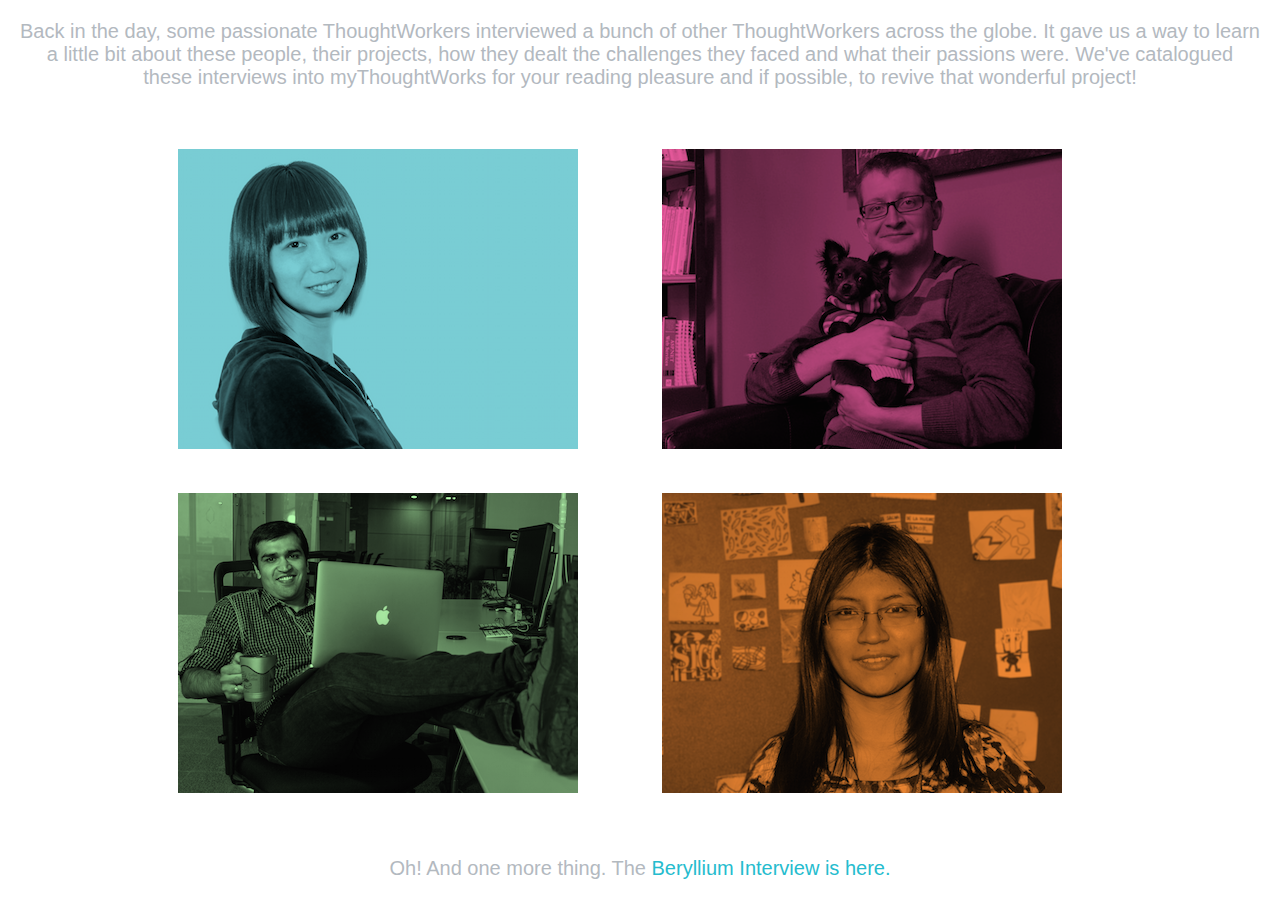
<file: index copy.html>
<!DOCTYPE html>
<html lang="en" class="no-js">
	<head>
		<meta charset="UTF-8" />
		<meta http-equiv="X-UA-Compatible" content="IE=edge,chrome=1"> 
		<meta name="viewport" content="width=device-width, initial-scale=1.0"> 
		<title>Caption Hover Effects - Demo 1</title>
		<meta name="description" content="" />
		<meta name="keywords" content="" />
		<meta name="author" content="Codrops" />
		<link rel="shortcut icon" href="../favicon.ico"> 
		<link rel="stylesheet" type="text/css" href="css/default.css" />
		<link rel="stylesheet" type="text/css" href="css/component.css" />
		<script src="js/modernizr.custom.js"></script>
		<link href="//fonts.googleapis.com/css?family=Open+Sans:300italic,400italic,600italic,700italic,800italic,200,400,300,600,700,800" rel="stylesheet" type="text/css" />
    	<link rel="stylesheet" href="//thoughtworks.fileburst.com/mythoughtworks/css/styles.css">
    	<script src="//ajax.googleapis.com/ajax/libs/jquery/1.8.3/jquery.min.js"></script>
   		<script>placeID=143254</script>
   		<script src="//thoughtworks.fileburst.com/mythoughtworks/js/app.js"></script>
	</head>
	<body>

		<div class="container demo-1">
			<!-- start intro text -->
			
				<p class="usualtext">
				Back in the day, some passionate ThoughtWorkers interviewed a bunch of other ThoughtWorkers across the globe. It gave us a way to learn a little bit about these people, their projects, how they dealt the challenges they faced and what their passions were. We've catalogued these interviews into myThoughtWorks for your reading pleasure and if possible, to revive that wonderful project!
				</p>
			
			<!-- begin magic grid -->	
			<ul class="grid cs-style-1">				
				<li>
					<figure>
						<img src="images/1.png" alt="img01">
						<figcaption>
							<h3>Asia Pacific</h3>
							<span>Interviews from Australia, China and Singapore</span>
							<a href="https://thoughtworks.jiveon.com/groups/the-interview-poc/content?filterID=contentstatus%5Bpublished%5D~category%5Bapac%5D" target="_blank">Take a look</a>
						</figcaption>
					</figure>
				</li>
				<li>
					<figure>
						<img src="images/2.png" alt="img02">
						<figcaption>
							<h3>North America</h3>
							<span>Interviews from the US and Canada</span>
							<a href="https://thoughtworks.jiveon.com/groups/the-interview-poc/content?filterID=contentstatus%5Bpublished%5D~category%5Bnorth-america%5D" target="_blank">Take a look</a>
						</figcaption>
					</figure>
				</li>
				<li>
					<figure>
						<img src="images/3.png" alt="img04">
						<figcaption>
							<h3>India-EU</h3>
							<span>Stories from India,the UK, Germany, Italy and Turkey</span>
							<a href="https://thoughtworks.jiveon.com/groups/the-interview-poc/content?filterID=contentstatus%5Bpublished%5D~category%5Bindia-eu%5D" target="_blank">Take a look</a>
						</figcaption>
					</figure>
				</li>
				<li>
					<figure>
						<img src="images/4.png" alt="img05">
						<figcaption>
							<h3>Latin America & Pan Africa</h3>
							<span>Stories from Brasil, Equador, Uganda and South Africa</span>
							<a href="https://thoughtworks.jiveon.com/groups/the-interview-poc/content?filterID=contentstatus%5Bpublished%5D~category%5Blatin-america-pan-africa%5D" target="_blank">Take a look</a>
						</figcaption>
					</figure>
				</li>
				
			
			</ul>
			<p class="usualtext">
				Oh! And one more thing. The <a href="https://thoughtworks.jiveon.com/groups/the-interview-poc/blog/2015/09/15/beryllium" target="_blank" style="color: #25bcce;"> Beryllium Interview is here.</a>
			</p>
		</div><!-- /container -->
		<script src="js/toucheffects.js"></script>
	</body>
</html>
</file>
<file: css/default.css>
/* General Demo Style */
/*@import url(http://fonts.googleapis.com/css?family=Lato:300,400,700);

@font-face {
	font-family: 'codropsicons';
	src:url('../fonts/codropsicons/codropsicons.eot');
	src:url('../fonts/codropsicons/codropsicons.eot?#iefix') format('embedded-opentype'),
		url('../fonts/codropsicons/codropsicons.woff') format('woff'),
		url('../fonts/codropsicons/codropsicons.ttf') format('truetype'),
		url('../fonts/codropsicons/codropsicons.svg#codropsicons') format('svg');
	font-weight: normal;
	font-style: normal;
}*/
@import url(http://fonts.googleapis.com/css?family=Open+Sans:300italic,400italic,700italic,300,400,700);
<link rel="stylesheet" type="text/css" href="//fonts.googleapis.com/css?family=Open+Sans" />
/*body {
	font-size: 10px;
	font-family:"Open-Sans",sans-serif;
	line-height: 20px;
	text-align: enter;
}*/

*, *:after, *:before { -webkit-box-sizing: border-box; -moz-box-sizing: border-box; box-sizing: border-box; }
body, html { font-size: 100%; padding: 0; margin: 0;}

/* Clearfix hack by Nicolas Gallagher: http://nicolasgallagher.com/micro-clearfix-hack/ */
.clearfix:before, .clearfix:after { content: " "; display: table; }
.clearfix:after { clear: both; }

body {
	font-family: 'Open-Sans', sans-serif;
	color: #b3b9bf;
	/*background: #f9f9f9;*/
}

.regtext{
	font-family: 'Open-Sans', sans-serif;
	color: black;
	text-align: center;
	padding-left: 200px, auto;
	/*padding-right: 60px, auto;*/
	max-width: 900px;

}

h1 {
    color:#700f31;
    font-family: 'Open-Sans', sans-serif;
    font-size:500%;
    text-align: center;
    font-weight: 900;
}

a {
	color: #888;
	text-decoration: none;
}

a:hover,
a:active {
	color: #333;
}

/* Header Style */
.container > header {
	margin: 0 auto;
	padding: 2em;
	text-align: center;
	background: rgba(0,0,0,0.01);
}

.container > header h1 {
	font-size: 2.625em;
	line-height: 1.3;
	margin: 0;
	font-weight: 300;
}

/* To Navigation Style */
.codrops-top {
	background: #fff;
	background: rgba(255, 255, 255, 0.6);
	text-transform: uppercase;
	width: 100%;
	font-size: 0.69em;
	line-height: 2.2;
}

.codrops-top a {
	padding: 0 1em;
	letter-spacing: 0.1em;
	color: #888;
	display: inline-block;
}

.codrops-top a:hover {
	background: rgba(255,255,255,0.95);
	color: #333;
}

.codrops-top span.right {
	float: right;
}

.codrops-top span.right a {
	float: left;
	display: block;
}

.codrops-icon:before {
	font-family: 'Open-Sans';
	margin: 0 4px;
	speak: none;
	font-style: normal;
	font-weight: normal;
	font-variant: normal;
	text-transform: none;
	line-height: 1;
	-webkit-font-smoothing: antialiased;
}

.codrops-icon-drop:before {
	content: "\e001";
}

.codrops-icon-prev:before {
	content: "\e004";
}

.codrops-icon-archive:before {
	content: "\e002";
}

.codrops-icon-next:before {
	content: "\e000";
}

.codrops-icon-about:before {
	content: "\e003";
}

/* Demo Buttons Style */
.codrops-demos {
	padding-top: 1em;
	font-size: 0.9em;
}

.codrops-demos a {
	display: inline-block;
	margin: 0.5em;
	padding: 0.7em 1.1em;
	border: 3px solid #b3b9bf;
	color: #b3b9bf;
	font-weight: 700;
}

.codrops-demos a:hover,
.codrops-demos a.current-demo,
.codrops-demos a.current-demo:hover {
	border-color: #2c3f52;
	color: #2c3f52;
}

@media screen and (max-width: 25em) {

	.codrops-icon span {
		display: none;
	}

}
</file>
<file: css/component.css>
.usualtext {
	padding: 20px 20px 20px 20px;
	max-width: 1300px;
	margin: 0 auto;
	list-style: none;
	text-align: center;
	font-size: 20px;
	
}


.grid {
	padding: 20px 20px 20px 20px;
	max-width: 1300px;
	margin: 0 auto;
	list-style: none;
	text-align: center;

}

.grid li {
	display: inline-block;
	width: 440px;
	margin: 0;
	padding: 20px;
	text-align: left;
	position: relative;
}

.grid figure {
	margin: 0;
	position: relative;
}

.grid figure img {
	max-width: 100%;
	display: block;
	position: relative;
}

.grid figcaption {
	position: absolute;
	top: 0;
	left: 0;
	padding: 20px;
	background: #2c3f52;
	color: #ed4e6e;
}

.grid figcaption h3 {
	margin: 0;
	padding: 0;
	color: #fff;
}

.grid figcaption span:before {
	content: '';
}

.grid figcaption a {
	text-align: center;
	padding: 5px 10px;
	border-radius: 2px;
	display: inline-block;
	background: #ed4e6e;
	color: #fff;
}

/* Individual Caption Styles */

/* Caption Style 1 */
.cs-style-1 figcaption {
	height: 100%;
	width: 100%;
	opacity: 0;
	text-align: center;
	-webkit-backface-visibility: hidden;
	-moz-backface-visibility: hidden;
	backface-visibility: hidden;
	-webkit-transition: -webkit-transform 0.3s, opacity 0.3s;
	-moz-transition: -moz-transform 0.3s, opacity 0.3s;
	transition: transform 0.3s, opacity 0.3s;
}

.no-touch .cs-style-1 figure:hover figcaption,
.cs-style-1 figure.cs-hover figcaption {
	opacity: 1;
	-webkit-transform: translate(15px, 15px);
	-moz-transform: translate(15px, 15px);
	-ms-transform: translate(15px, 15px);
	transform: translate(15px, 15px);
}

.cs-style-1 figcaption h3 {
	margin-top: 20px;
}

.cs-style-1 figcaption span {
	display: block;
}

.cs-style-1 figcaption a {
	margin-top: 10px;
}

/* Caption Style 2 */
.cs-style-2 figure img {
	z-index: 10;
	-webkit-transition: -webkit-transform 0.4s;
	-moz-transition: -moz-transform 0.4s;
	transition: transform 0.4s;
}

.no-touch .cs-style-2 figure:hover img,
.cs-style-2 figure.cs-hover img {
	-webkit-transform: translateY(-90px);
	-moz-transform: translateY(-90px);
	-ms-transform: translateY(-90px);
	transform: translateY(-90px);
}

.cs-style-2 figcaption {
	height: 90px;
	width: 100%;
	top: auto;
	bottom: 0;
}

.cs-style-2 figcaption a {
	position: absolute;
	right: 20px;
	top: 30px;
}

/* Caption Style 3 */
.cs-style-3 figure {
	overflow: hidden;
}

.cs-style-3 figure img {
	-webkit-transition: -webkit-transform 0.4s;
	-moz-transition: -moz-transform 0.4s;
	transition: transform 0.4s;
}

.no-touch .cs-style-3 figure:hover img,
.cs-style-3 figure.cs-hover img {
	-webkit-transform: translateY(-50px);
	-moz-transform: translateY(-50px);
	-ms-transform: translateY(-50px);
	transform: translateY(-50px);
}

.cs-style-3 figcaption {
	height: 100px;
	width: 100%;
	top: auto;
	bottom: 0;
	opacity: 0;
	-webkit-transform: translateY(100%);
	-moz-transform: translateY(100%);
	-ms-transform: translateY(100%);
	transform: translateY(100%);
	-webkit-transition: -webkit-transform 0.4s, opacity 0.1s 0.3s;
	-moz-transition: -moz-transform 0.4s, opacity 0.1s 0.3s;
	transition: transform 0.4s, opacity 0.1s 0.3s;
}

.no-touch .cs-style-3 figure:hover figcaption,
.cs-style-3 figure.cs-hover figcaption {
	opacity: 1;
	-webkit-transform: translateY(0px);
	-moz-transform: translateY(0px);
	-ms-transform: translateY(0px);
	transform: translateY(0px);
	-webkit-transition: -webkit-transform 0.4s, opacity 0.1s;
	-moz-transition: -moz-transform 0.4s, opacity 0.1s;
	transition: transform 0.4s, opacity 0.1s;
}

.cs-style-3 figcaption a {
	position: absolute;
	bottom: 20px;
	right: 20px;
}

/* Caption Style 4 */
.cs-style-4 li {
	-webkit-perspective: 1700px;
	-moz-perspective: 1700px;
	perspective: 1700px;
	-webkit-perspective-origin: 0 50%;
	-moz-perspective-origin: 0 50%;
	perspective-origin: 0 50%;
}

.cs-style-4 figure {
	-webkit-transform-style: preserve-3d;
	-moz-transform-style: preserve-3d;
	transform-style: preserve-3d;
}

.cs-style-4 figure > div {
	overflow: hidden;
}

.cs-style-4 figure img {
	-webkit-transition: -webkit-transform 0.4s;
	-moz-transition: -moz-transform 0.4s;
	transition: transform 0.4s;
}

.no-touch .cs-style-4 figure:hover img,
.cs-style-4 figure.cs-hover img {
	-webkit-transform: translateX(25%);
	-moz-transform: translateX(25%);
	-ms-transform: translateX(25%);
	transform: translateX(25%);
}

.cs-style-4 figcaption {
	height: 100%;
	width: 50%;
	opacity: 0;
	-webkit-backface-visibility: hidden;
	-moz-backface-visibility: hidden;
	backface-visibility: hidden;
	-webkit-transform-origin: 0 0;
	-moz-transform-origin: 0 0;
	transform-origin: 0 0;
	-webkit-transform: rotateY(-90deg);
	-moz-transform: rotateY(-90deg);
	transform: rotateY(-90deg);
	-webkit-transition: -webkit-transform 0.4s, opacity 0.1s 0.3s;
	-moz-transition: -moz-transform 0.4s, opacity 0.1s 0.3s;
	transition: transform 0.4s, opacity 0.1s 0.3s;
}

.no-touch .cs-style-4 figure:hover figcaption,
.cs-style-4 figure.cs-hover figcaption {
	opacity: 1;
	-webkit-transform: rotateY(0deg);
	-moz-transform: rotateY(0deg);
	transform: rotateY(0deg);
	-webkit-transition: -webkit-transform 0.4s, opacity 0.1s;
	-moz-transition: -moz-transform 0.4s, opacity 0.1s;
	transition: transform 0.4s, opacity 0.1s;
}

.cs-style-4 figcaption a {
	position: absolute;
	bottom: 20px;
	right: 20px;
}

/* Caption Style 5 */
.cs-style-5 figure img {
	z-index: 10;
	-webkit-transition: -webkit-transform 0.4s;
	-moz-transition: -moz-transform 0.4s;
	transition: transform 0.4s;
}

.no-touch .cs-style-5 figure:hover img,
.cs-style-5 figure.cs-hover img {
	-webkit-transform: scale(0.4);
	-moz-transform: scale(0.4);
	-ms-transform: scale(0.4);
	transform: scale(0.4);
}

.cs-style-5 figcaption {
	height: 100%;
	width: 100%;
	opacity: 0;
	-webkit-transform: scale(0.7);
	-moz-transform: scale(0.7);
	-ms-transform: scale(0.7);
	transform: scale(0.7);
	-webkit-backface-visibility: hidden;
	-moz-backface-visibility: hidden;
	backface-visibility: hidden;
	-webkit-transition: -webkit-transform 0.4s, opacity 0.4s;
	-moz-transition: -moz-transform 0.4s, opacity 0.4s;
	transition: transform 0.4s, opacity 0.4s;
}

.no-touch .cs-style-5 figure:hover figcaption,
.cs-style-5 figure.cs-hover figcaption {
	-webkit-transform: scale(1);
	-moz-transform: scale(1);
	-ms-transform: scale(1);
	transform: scale(1);
	opacity: 1;
}

.cs-style-5 figure a {
	position: absolute;
	bottom: 20px;
	right: 20px;
}

/* Caption Style 6 */
.cs-style-6 figure img {
	z-index: 10;
	-webkit-transition: -webkit-transform 0.4s;
	-moz-transition: -moz-transform 0.4s;
	transition: transform 0.4s;
}

.no-touch .cs-style-6 figure:hover img,
.cs-style-6 figure.cs-hover img {
	-webkit-transform: translateY(-50px) scale(0.5);
	-moz-transform: translateY(-50px) scale(0.5);
	-ms-transform: translateY(-50px) scale(0.5);
	transform: translateY(-50px) scale(0.5);
}

.cs-style-6 figcaption {
	height: 100%;
	width: 100%;
}

.cs-style-6 figcaption h3 {
	margin-top: 60%;
}

.cs-style-6 figcaption a {
	position: absolute;
	bottom: 20px;
	right: 20px;
}

/* Caption Style 7 */
.cs-style-7 li:first-child { z-index: 6; }
.cs-style-7 li:nth-child(2) { z-index: 5; }
.cs-style-7 li:nth-child(3) { z-index: 4; }
.cs-style-7 li:nth-child(4) { z-index: 3; }
.cs-style-7 li:nth-child(5) { z-index: 2; }
.cs-style-7 li:nth-child(6) { z-index: 1; }

.cs-style-7 figure img {
	z-index: 10;
}

.cs-style-7 figcaption {
	height: 100%;
	width: 100%;
	opacity: 0;
	-webkit-backface-visibility: hidden;
	-moz-backface-visibility: hidden;
	backface-visibility: hidden;
	-webkit-transition: opacity 0.3s, height 0.3s, box-shadow 0.3s;
	-moz-transition: opacity 0.3s, height 0.3s, box-shadow 0.3s;
	transition: opacity 0.3s, height 0.3s, box-shadow 0.3s;
	box-shadow: 0 0 0 0px #2c3f52;
}

.no-touch .cs-style-7 figure:hover figcaption,
.cs-style-7 figure.cs-hover figcaption {
	opacity: 1;
	height: 130%;
	box-shadow: 0 0 0 10px #2c3f52;
}

.cs-style-7 figcaption h3 {
	margin-top: 86%;
}

.cs-style-7 figcaption h3,
.cs-style-7 figcaption span,
.cs-style-7 figcaption a {
	opacity: 0;
	-webkit-transition: opacity 0s;
	-moz-transition: opacity 0s;
	transition: opacity 0s;
}

.cs-style-7 figcaption a {
	position: absolute;
	bottom: 20px;
	right: 20px;
}

.no-touch .cs-style-7 figure:hover figcaption h3,
.no-touch .cs-style-7 figure:hover figcaption span,
.no-touch .cs-style-7 figure:hover figcaption a,
.cs-style-7 figure.cs-hover figcaption h3,
.cs-style-7 figure.cs-hover figcaption span,
.cs-style-7 figure.cs-hover figcaption a {
	-webkit-transition: opacity 0.3s 0.2s;
	-moz-transition: opacity 0.3s 0.2s;
	transition: opacity 0.3s 0.2s;
	opacity: 1;
}

@media screen and (max-width: 31.5em) {
	.grid {
		padding: 10px 10px 100px 10px;
	}
	.grid li {
		width: 100%;
		min-width: 300px;
	}
}
</file>
